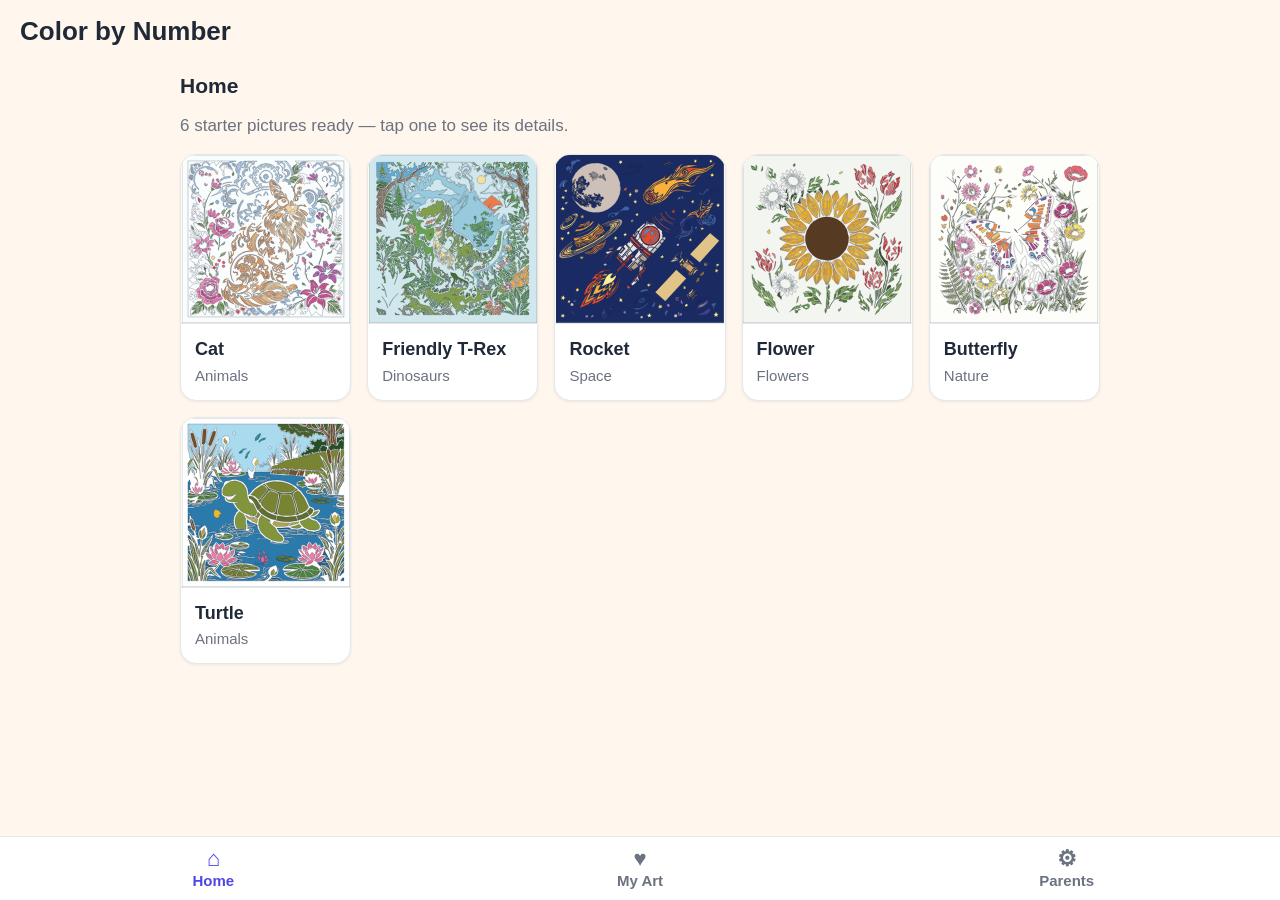
<file: index.html>
<!DOCTYPE html>
<html lang="en">
<head>
  <meta charset="utf-8">
  <meta name="viewport" content="width=device-width, initial-scale=1, viewport-fit=cover">
  <title>Color by Number</title>
  <meta name="description" content="A child-friendly color-by-number game that plays fully offline.">
  <meta name="theme-color" content="#4F46E5">
  <meta name="mobile-web-app-capable" content="yes">
  <meta name="apple-mobile-web-app-capable" content="yes">
  <meta name="apple-mobile-web-app-status-bar-style" content="default">
  <meta name="apple-mobile-web-app-title" content="Color by Number">
  <link rel="manifest" href="manifest.webmanifest">
  <link rel="apple-touch-icon" href="icons/apple-touch-icon.png">
  <link rel="icon" type="image/png" sizes="192x192" href="icons/icon-192.png">
  <link rel="icon" href="data:image/svg+xml,%3Csvg xmlns='http://www.w3.org/2000/svg' viewBox='0 0 16 16'%3E%3Crect width='16' height='16' rx='4' fill='%234F46E5'/%3E%3Ctext x='8' y='12' font-size='11' text-anchor='middle' fill='white' font-family='sans-serif' font-weight='bold'%3E1%3C/text%3E%3C/svg%3E">
  <link rel="stylesheet" href="css/app.css">
  <script type="module" src="js/app.js"></script>
</head>
<body>
  <header class="app-header">
    <h1>Color by Number</h1>
    <p id="offline-badge" class="offline-badge" hidden>Offline</p>
  </header>

  <main class="app-main">
    <h2 id="view-title">Home</h2>

    <section id="view-home" aria-label="Home">
      <p id="status" class="status" role="status">Loading your pictures…</p>
      <div id="gallery" class="gallery" aria-live="polite"></div>
    </section>

    <section id="view-myart" aria-label="My Art" hidden>
      <div class="coming-soon">
        <h3>My Art</h3>
        <p>Your finished pictures and the ones you are still colouring will live here.</p>
        <p>Coming in Phase 3 — the Library.</p>
      </div>
    </section>

    <section id="view-parents" aria-label="Parent Settings" hidden>
      <div class="coming-soon">
        <h3>Parent Settings</h3>
        <p>Content downloads, storage, and reset controls for parents will live here.</p>
        <p>Coming in Phase 6 — Parent controls.</p>
      </div>
    </section>
  </main>

  <dialog id="canvas-dialog" class="canvas-dialog" aria-label="Picture details">
    <form method="dialog" class="dialog-close-row">
      <button id="dialog-close" class="button button-secondary" value="close">Close</button>
    </form>
    <div id="canvas-dialog-body"></div>
  </dialog>

  <nav class="tab-bar" aria-label="Main navigation">
    <button id="tab-home" class="tab active" aria-current="page">
      <span class="tab-icon" aria-hidden="true">⌂</span>
      <span class="tab-label">Home</span>
    </button>
    <button id="tab-myart" class="tab" aria-current="false">
      <span class="tab-icon" aria-hidden="true">♥</span>
      <span class="tab-label">My Art</span>
    </button>
    <button id="tab-parents" class="tab" aria-current="false">
      <span class="tab-icon" aria-hidden="true">⚙</span>
      <span class="tab-label">Parents</span>
    </button>
  </nav>
</body>
</html>
</file>
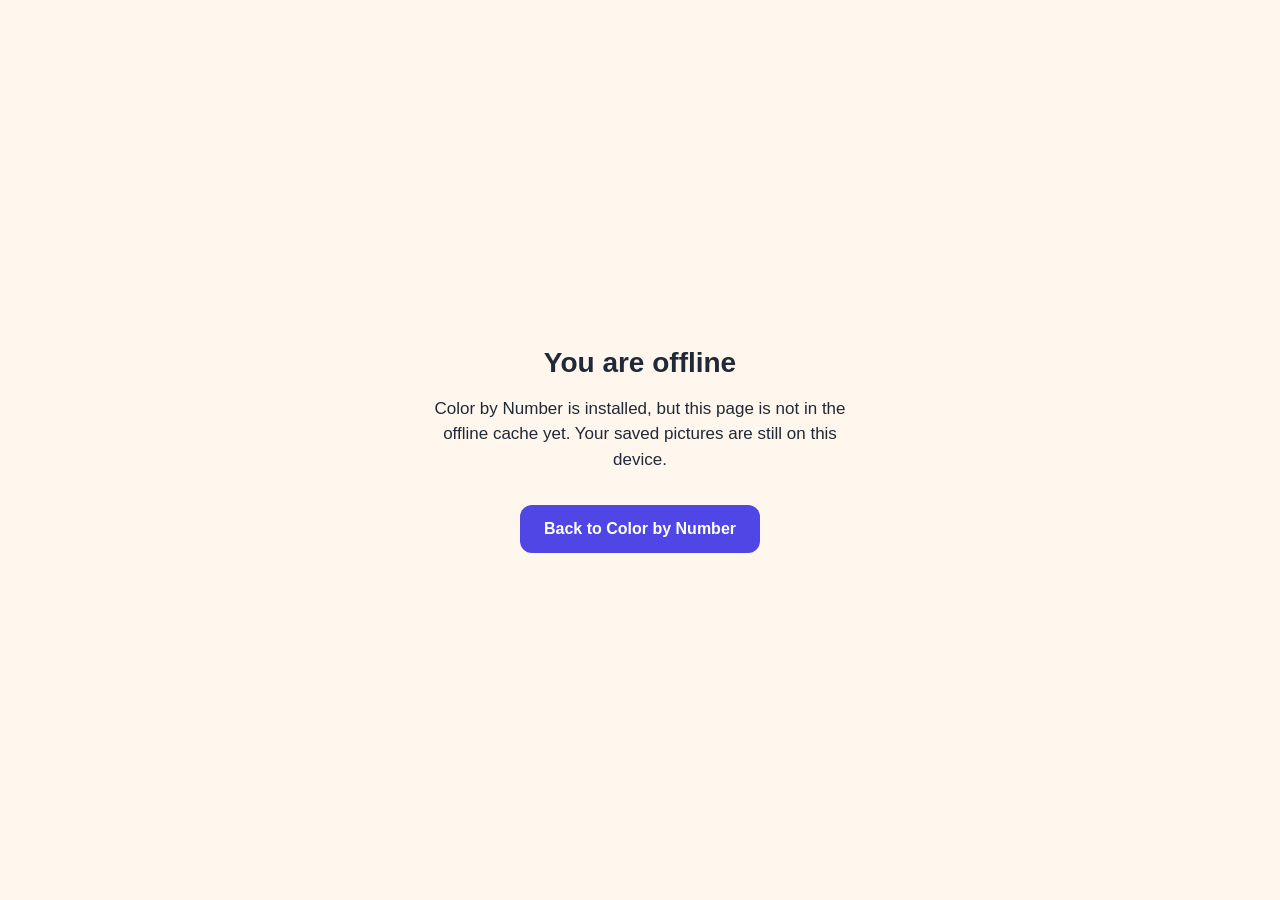
<file: offline.html>
<!DOCTYPE html>
<html lang="en">
<head>
  <meta charset="utf-8">
  <meta name="viewport" content="width=device-width, initial-scale=1, viewport-fit=cover">
  <title>Color by Number — Offline</title>
  <meta name="theme-color" content="#4F46E5">
  <style>
    * { box-sizing: border-box; }
    body {
      margin: 0; font-family: -apple-system, BlinkMacSystemFont, "Segoe UI", sans-serif;
      background: #FFF7ED; color: #1F2937; min-height: 100vh;
      display: flex; align-items: center; justify-content: center;
      padding: max(24px, env(safe-area-inset-top)) 24px max(24px, env(safe-area-inset-bottom));
    }
    main { text-align: center; max-width: 420px; }
    h1 { font-size: 28px; margin: 0 0 12px; }
    p { font-size: 17px; line-height: 1.5; }
    a {
      display: inline-block; margin-top: 16px; min-height: 48px; line-height: 48px;
      padding: 0 24px; border-radius: 12px; background: #4F46E5; color: #fff;
      text-decoration: none; font-weight: 600;
    }
  </style>
</head>
<body>
  <main>
    <h1>You are offline</h1>
    <p>Color by Number is installed, but this page is not in the offline cache yet.
       Your saved pictures are still on this device.</p>
    <a href="./index.html">Back to Color by Number</a>
  </main>
</body>
</html>
</file>
<file: css/app.css>
/* Color by Number — Phase 1 styles.
 * iPad-first portrait, responsive down to 320px wide. Touch targets >= 44px.
 * Safe-area insets respected for standalone PWA display. No horizontal overflow.
 */

:root {
  --bg: #fff7ed;
  --surface: #ffffff;
  --ink: #1f2937;
  --muted: #6b7280;
  --accent: #4f46e5;
  --accent-soft: #e0e7ff;
  --line: #e5e7eb;
  --radius: 16px;
  --tab-height: 64px;
}

* { box-sizing: border-box; }

html, body {
  margin: 0;
  padding: 0;
  overflow-x: hidden;
}

body {
  font-family: -apple-system, BlinkMacSystemFont, "Segoe UI", Roboto, sans-serif;
  background: var(--bg);
  color: var(--ink);
  font-size: 17px;
  line-height: 1.45;
  min-height: 100vh;
}

.app-header {
  padding: max(16px, env(safe-area-inset-top)) 20px 8px;
  display: flex;
  align-items: center;
  justify-content: space-between;
  gap: 12px;
}

.app-header h1 {
  font-size: 26px;
  margin: 0;
  line-height: 1.2;
}

.offline-badge {
  margin: 0;
  padding: 6px 12px;
  border-radius: 999px;
  background: #fef3c7;
  color: #92400e;
  font-size: 14px;
  font-weight: 600;
  white-space: nowrap;
}

.app-main {
  padding: 8px 20px calc(var(--tab-height) + env(safe-area-inset-bottom) + 24px);
  max-width: 960px;
  margin: 0 auto;
}

.app-main h2 {
  font-size: 21px;
  margin: 8px 0 12px;
}

.status {
  color: var(--muted);
  margin: 0 0 16px;
}

.status.error { color: #b91c1c; }

/* Gallery */
.gallery {
  display: grid;
  grid-template-columns: repeat(auto-fill, minmax(160px, 1fr));
  gap: 16px;
}

.canvas-card {
  background: var(--surface);
  border: 1px solid var(--line);
  border-radius: var(--radius);
  overflow: hidden;
  cursor: pointer;
  box-shadow: 0 1px 3px rgba(31, 41, 55, 0.08);
  min-height: 44px;
}

.canvas-card:focus-visible {
  outline: 3px solid var(--accent);
  outline-offset: 2px;
}

.canvas-thumb {
  display: block;
  width: 100%;
  aspect-ratio: 1;
  object-fit: contain;
  background: #fffbeb;
  border-bottom: 1px solid var(--line);
}

.canvas-info { padding: 12px 14px 14px; }
.canvas-info h3 { margin: 0 0 2px; font-size: 18px; }
.canvas-meta { margin: 0; color: var(--muted); font-size: 15px; }

/* Coming-soon placeholders (honest Phase 3 / Phase 6 states) */
.coming-soon {
  background: var(--surface);
  border: 1px solid var(--line);
  border-radius: var(--radius);
  padding: 24px;
}

.coming-soon h3 { margin-top: 0; }
.coming-soon p { color: var(--muted); }

/* Bottom tab bar */
.tab-bar {
  position: fixed;
  left: 0;
  right: 0;
  bottom: 0;
  height: calc(var(--tab-height) + env(safe-area-inset-bottom));
  padding-bottom: env(safe-area-inset-bottom);
  background: var(--surface);
  border-top: 1px solid var(--line);
  display: flex;
  z-index: 10;
}

.tab {
  flex: 1;
  min-height: 44px;
  border: 0;
  background: none;
  color: var(--muted);
  font-family: inherit;
  font-size: 15px;
  font-weight: 600;
  display: flex;
  flex-direction: column;
  align-items: center;
  justify-content: center;
  gap: 2px;
  cursor: pointer;
}

.tab.active { color: var(--accent); }

.tab:focus-visible {
  outline: 3px solid var(--accent);
  outline-offset: -3px;
}

.tab-icon { font-size: 22px; line-height: 1; }

/* Canvas detail dialog */
.canvas-dialog {
  border: 1px solid var(--line);
  border-radius: var(--radius);
  padding: 20px;
  max-width: min(92vw, 520px);
  width: 100%;
  max-height: calc(100vh - 48px);
  overflow-y: auto;
  background: var(--surface);
  color: var(--ink);
}

.canvas-dialog::backdrop { background: rgba(31, 41, 55, 0.45); }

.dialog-close-row {
  display: flex;
  justify-content: flex-end;
  margin: 0 0 8px;
}

.dialog-thumb {
  display: block;
  width: 100%;
  max-width: 320px;
  margin: 0 auto 12px;
  border: 1px solid var(--line);
  border-radius: 12px;
  background: #fffbeb;
}

.canvas-dialog h2 { margin: 0 0 4px; font-size: 22px; }
.canvas-dialog h3 { margin: 18px 0 8px; font-size: 17px; }

.detail-list { margin: 12px 0; }
.detail-list div {
  display: flex;
  justify-content: space-between;
  gap: 16px;
  padding: 6px 0;
  border-bottom: 1px solid var(--line);
}
.detail-list dt { color: var(--muted); }
.detail-list dd { margin: 0; font-weight: 600; }

.palette-list {
  list-style: none;
  margin: 0;
  padding: 0;
  display: flex;
  flex-wrap: wrap;
  gap: 8px;
}

.palette-chip {
  display: flex;
  align-items: center;
  gap: 6px;
  border: 1px solid var(--line);
  border-radius: 999px;
  padding: 6px 12px 6px 6px;
  font-size: 15px;
  min-height: 44px;
}

.palette-chip .swatch {
  width: 28px;
  height: 28px;
  border-radius: 50%;
  border: 1px solid rgba(31, 41, 55, 0.2);
  flex: none;
}

.palette-number { font-weight: 700; }
.palette-name { color: var(--muted); }

.phase-note {
  background: var(--accent-soft);
  border-radius: 12px;
  padding: 12px 14px;
  font-size: 15px;
}

.button {
  display: inline-flex;
  align-items: center;
  justify-content: center;
  min-height: 48px;
  padding: 0 20px;
  border-radius: 12px;
  border: 0;
  background: var(--accent);
  color: #fff;
  font-family: inherit;
  font-size: 16px;
  font-weight: 600;
  cursor: pointer;
  width: 100%;
}

.button:disabled {
  background: #d1d5db;
  color: #4b5563;
  cursor: not-allowed;
}

.button-secondary {
  background: var(--surface);
  color: var(--ink);
  border: 1px solid var(--line);
  width: auto;
}

/* Small phones */
@media (max-width: 480px) {
  .app-header h1 { font-size: 22px; }
  .app-main { padding-left: 16px; padding-right: 16px; }
  .gallery {
    grid-template-columns: repeat(auto-fill, minmax(140px, 1fr));
    gap: 12px;
  }
}

@media (prefers-reduced-motion: reduce) {
  * { transition: none !important; animation: none !important; }
}
</file>
